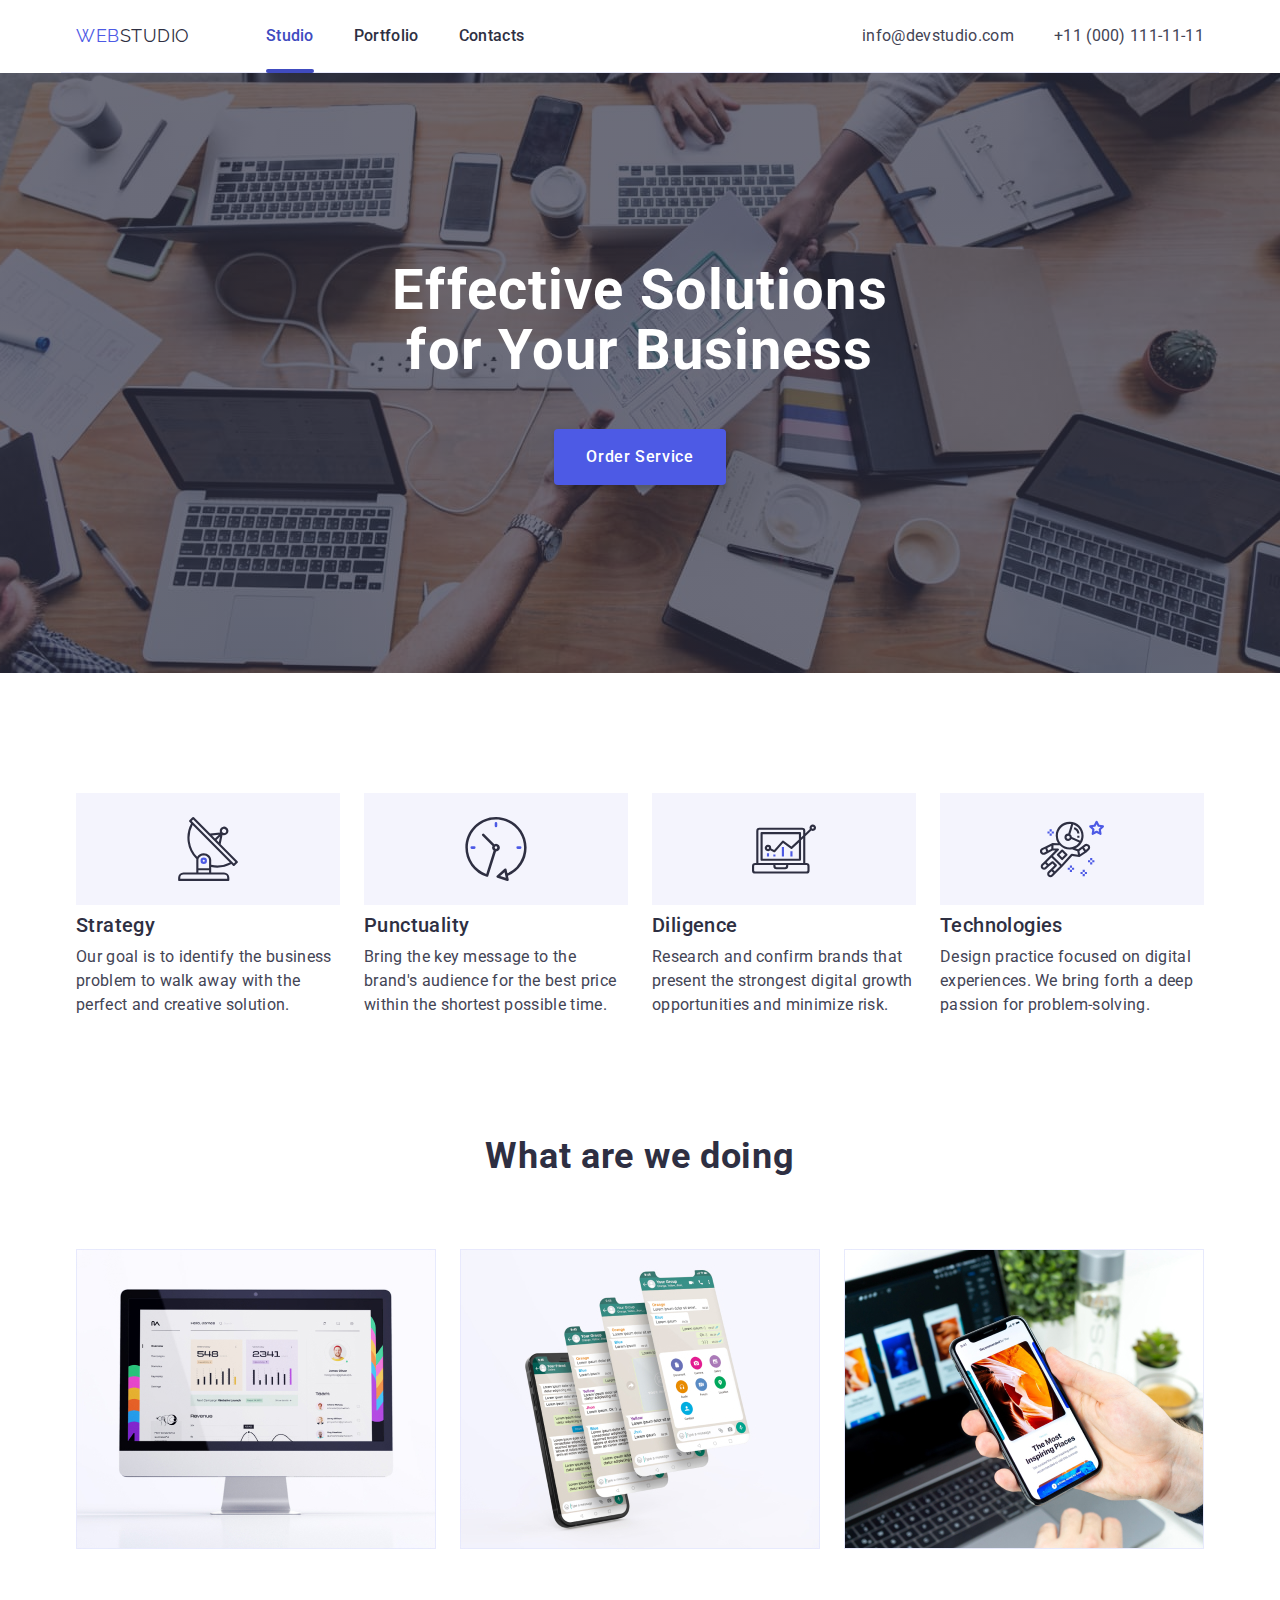
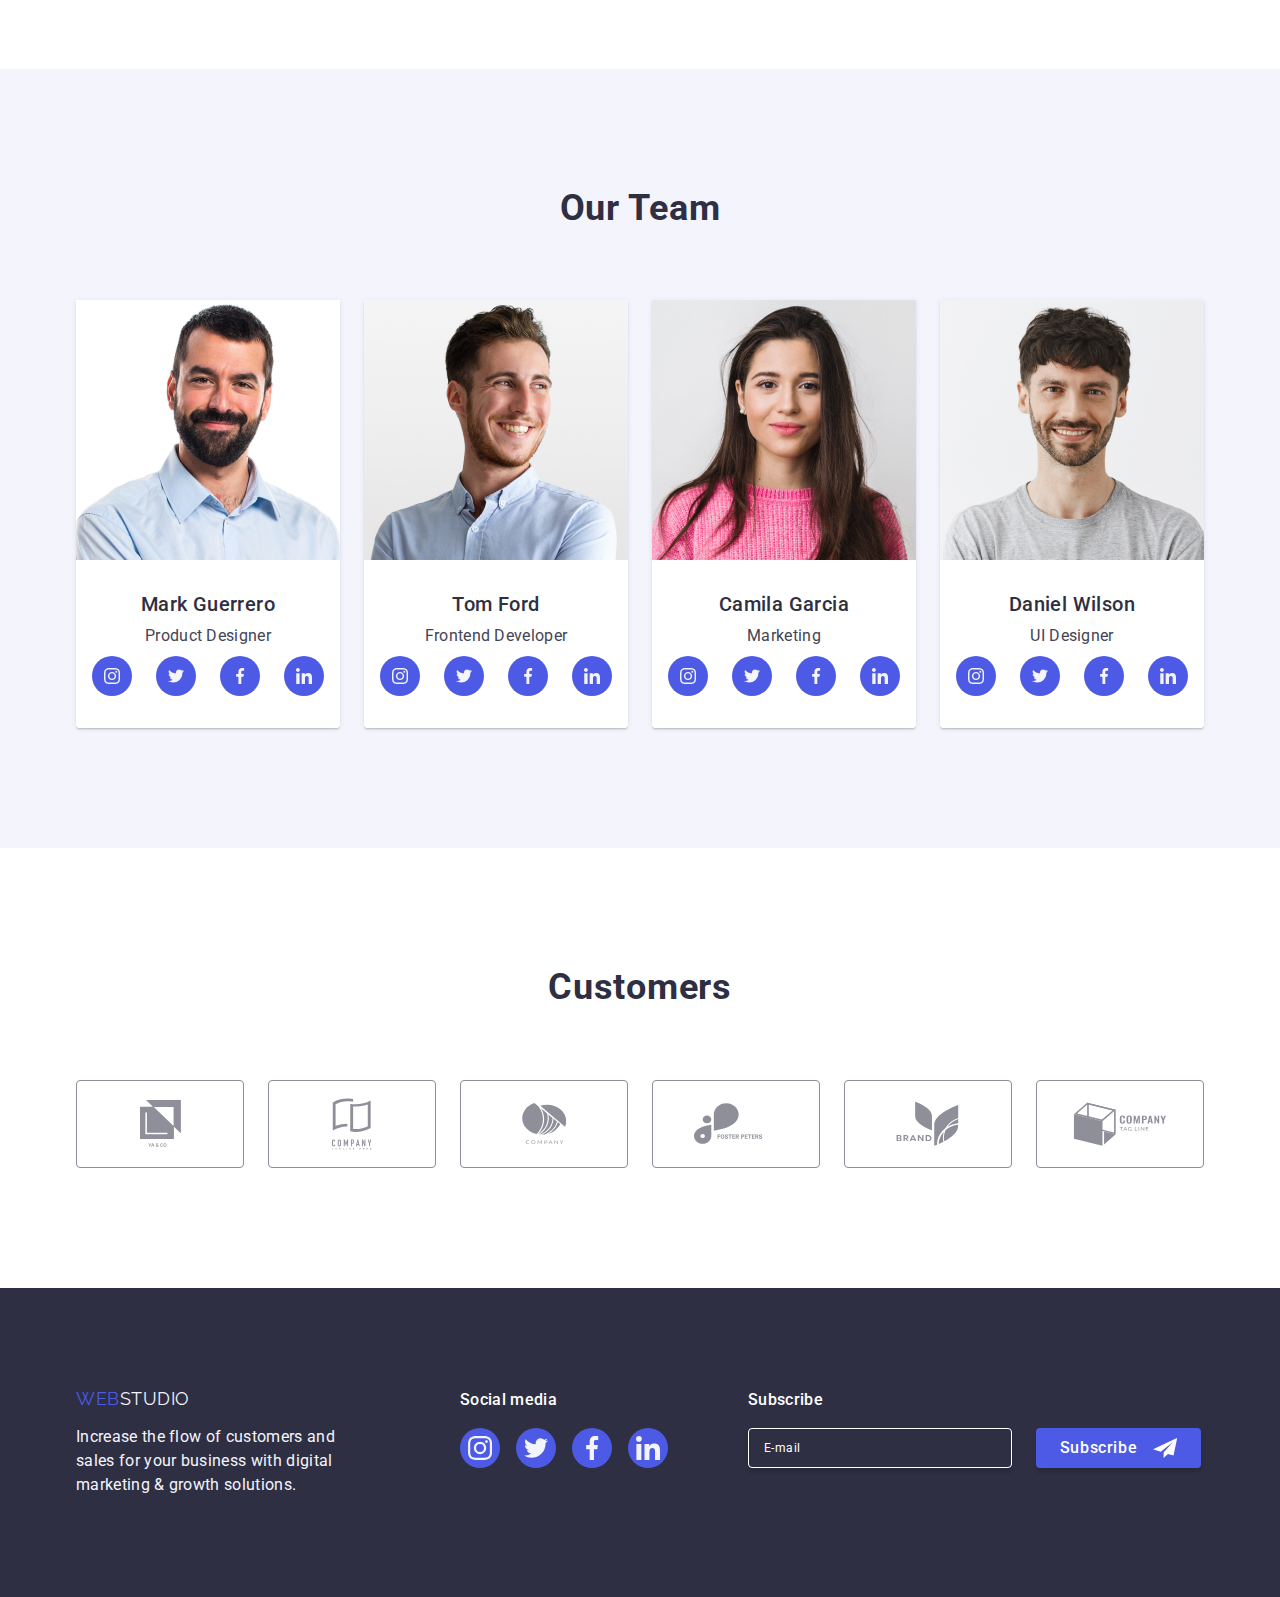
<file: index.html>
<!DOCTYPE html>
<html lang="en">
  <head>
    <meta charset="UTF-8" />
    <meta name="viewport" content="width=device-width, initial-scale=1.0" />
    <title>Document</title>

    <link rel="preconnect" href="https://fonts.googleapis.com" />
    <link rel="preconnect" href="https://fonts.gstatic.com" crossorigin />
    <link
      href="https://fonts.googleapis.com/css2?family=Raleway:wght@800&family=Roboto:wght@400;500;700&display=swap"
      rel="stylesheet"
    />

    <link
      rel="stylesheet"
      href="https://cdnjs.cloudflare.com/ajax/libs/modern-normalize/2.0.0/modern-normalize.min.css"
    />
    <link rel="stylesheet" href="./css/styles.css" />
  </head>
  <!-- Navi -->
  <body>
    <header class="page-header">
      <div class="container nav-container nav-border">
        <nav class="nav-container">
          <a href="./index.html" class="logo list"
            ><span class="logo-accent">WEB</span>STUDIO</a
          >

          <ul class="site-nav list">
            <li>
              <a href="./index.html" class="header-link current links list"
                >Studio</a
              >
              <div class="header-list-item"></div>
            </li>
            <li>
              <a href="./portfolio.html" class="header-link links list"
                >Portfolio</a
              >
            </li>
            <li><a href="/" class="header-link links list">Contacts</a></li>
          </ul>
        </nav>
        <address class="address">
          <ul class="auth-nav list">
            <li>
              <a href="mailto:info@devstudio.com" class="auth-link links list"
                >info@devstudio.com</a
              >
            </li>
            <li>
              <a href="tel:+110001111111" class="auth-link links list"
                >+11 (000) 111-11-11</a
              >
            </li>
          </ul>
        </address>
      </div>
    </header>
    <main>
      <!-- Hero -->
      <section class="hero-section">
        <div class="main-part container">
          <h1 class="hero-title">Effective Solutions for Your Business</h1>
          <button type="button" class="main-button" data-modal-open>
            Order Service
          </button>
        </div>
      </section>
      <!-- Soft skills -->
      <section>
        <div class="container">
          <h2 class="second-header hiden">soft skills</h2>
          <ul class="feature-list description-icons list">
            <li class="item">
              <div class="feature-icon">
                <svg width="64" height="64" aria-label="antenna">
                  <use href="./images/srpite.svg#icon-antenna"></use>
                </svg>
              </div>
              <h3 class="subtitle">Strategy</h3>
              <p class="section-description">
                Our goal is to identify the business problem to walk away with
                the perfect and creative solution.
              </p>
            </li>
            <li class="item">
              <div class="feature-icon">
                <svg width="64" height="64" aria-label="clock">
                  <use href="./images/srpite.svg#icon-clock"></use>
                </svg>
              </div>
              <h3 class="subtitle">Punctuality</h3>
              <p class="section-description">
                Bring the key message to the brand's audience for the best price
                within the shortest possible time.
              </p>
            </li>
            <li class="item">
              <div class="feature-icon">
                <svg width="64" height="64" aria-label="diagram">
                  <use href="./images/srpite.svg#icon-diagram"></use>
                </svg>
              </div>
              <h3 class="subtitle">Diligence</h3>
              <p class="section-description">
                Research and confirm brands that present the strongest digital
                growth opportunities and minimize risk.
              </p>
            </li>
            <li class="item">
              <div class="feature-icon">
                <svg width="64" height="64" aria-label="astronaut">
                  <use href="./images/srpite.svg#icon-astronaut"></use>
                </svg>
              </div>
              <h3 class="subtitle">Technologies</h3>
              <p class="section-description">
                Design practice focused on digital experiences. We bring forth a
                deep passion for problem-solving.
              </p>
            </li>
          </ul>
        </div>
      </section>
      <!-- What are we doing -->
      <section>
        <div class="doing container">
          <h2 class="second-header">What are we doing</h2>
          <ul class="feature-list list">
            <li>
              <img
                src="./images/section2/img1.jpg"
                alt="computer"
                width="360"
              />
            </li>
            <li>
              <img
                src="./images/section2/img2.jpg"
                alt="social network pages"
                width="360"
              />
            </li>
            <li>
              <img src="./images/section2/img3.jpg" alt="phone" width="360" />
            </li>
          </ul>
        </div>
      </section>
      <!-- Our team -->
      <section class="team-section">
        <div class="team container">
          <h2 class="second-header">Our Team</h2>
          <ul class="team-list list">
            <li class="team-card">
              <img
                src="./images/section3/mark.jpg"
                alt="photo Mark"
                width="264"
              />
              <div class="description">
                <h3 class="subtitle">Mark Guerrero</h3>
                <p class="section-description">Product Designer</p>
                <ul class="sm-list list">
                  <li class="sm">
                    <a href="#" class="sm-icon">
                      <svg
                        class="sm-picture"
                        width="16"
                        height="16"
                        aria-label="instagram"
                      >
                        <use href="./images/srpite.svg#icon-instagram"></use>
                      </svg>
                    </a>
                  </li>
                  <li class="sm">
                    <a href="#" class="sm-icon">
                      <svg
                        class="sm-picture"
                        width="16"
                        height="16"
                        aria-label="twitter"
                      >
                        <use href="./images/srpite.svg#icon-twitter"></use>
                      </svg>
                    </a>
                  </li>
                  <li class="sm">
                    <a href="#" class="sm-icon">
                      <svg
                        class="sm-picture"
                        width="16"
                        height="16"
                        aria-label="facebook"
                      >
                        <use href="./images/srpite.svg#icon-facebook"></use>
                      </svg>
                    </a>
                  </li>
                  <li class="sm">
                    <a href="#" class="sm-icon">
                      <svg
                        class="sm-picture"
                        width="16"
                        height="16"
                        aria-label="linkedin"
                      >
                        <use href="./images/srpite.svg#icon-linkedin"></use>
                      </svg>
                    </a>
                  </li>
                </ul>
              </div>
            </li>
            <li class="team-card">
              <img
                src="./images/section3/tom.jpg"
                alt="photo Tom"
                width="264"
              />
              <div class="description">
                <h3 class="subtitle">Tom Ford</h3>
                <p class="section-description">Frontend Developer</p>
                <ul class="sm-list list">
                  <li class="sm">
                    <a href="#" class="sm-icon">
                      <svg
                        class="sm-picture"
                        width="16"
                        height="16"
                        aria-label="instagram"
                      >
                        <use href="./images/srpite.svg#icon-instagram"></use>
                      </svg>
                    </a>
                  </li>
                  <li class="sm">
                    <a href="#" class="sm-icon">
                      <svg
                        class="sm-picture"
                        width="16"
                        height="16"
                        aria-label="twitter"
                      >
                        <use href="./images/srpite.svg#icon-twitter"></use>
                      </svg>
                    </a>
                  </li>
                  <li class="sm">
                    <a href="#" class="sm-icon">
                      <svg
                        class="sm-picture"
                        width="16"
                        height="16"
                        aria-label="facebook"
                      >
                        <use href="./images/srpite.svg#icon-facebook"></use>
                      </svg>
                    </a>
                  </li>
                  <li class="sm">
                    <a href="#" class="sm-icon">
                      <svg
                        class="sm-picture"
                        width="16"
                        height="16"
                        aria-label="linkedin"
                      >
                        <use href="./images/srpite.svg#icon-linkedin"></use>
                      </svg>
                    </a>
                  </li>
                </ul>
              </div>
            </li>
            <li class="team-card">
              <img
                src="./images/section3/camila.jpg"
                alt="hoto Camila"
                width="264"
              />
              <div class="description">
                <h3 class="subtitle">Camila Garcia</h3>
                <p class="section-description">Marketing</p>
                <ul class="sm-list list">
                  <li class="sm">
                    <a href="#" class="sm-icon">
                      <svg
                        class="sm-picture"
                        width="16"
                        height="16"
                        aria-label="instagram"
                      >
                        <use href="./images/srpite.svg#icon-instagram"></use>
                      </svg>
                    </a>
                  </li>
                  <li class="sm">
                    <a href="#" class="sm-icon">
                      <svg
                        class="sm-picture"
                        width="16"
                        height="16"
                        aria-label="twitter"
                      >
                        <use href="./images/srpite.svg#icon-twitter"></use>
                      </svg>
                    </a>
                  </li>
                  <li class="sm">
                    <a href="#" class="sm-icon">
                      <svg
                        class="sm-picture"
                        width="16"
                        height="16"
                        aria-label="facebook"
                      >
                        <use href="./images/srpite.svg#icon-facebook"></use>
                      </svg>
                    </a>
                  </li>
                  <li class="sm">
                    <a href="#" class="sm-icon">
                      <svg
                        class="sm-picture"
                        width="16"
                        height="16"
                        aria-label="linkedin"
                      >
                        <use href="./images/srpite.svg#icon-linkedin"></use>
                      </svg>
                    </a>
                  </li>
                </ul>
              </div>
            </li>
            <li class="team-card">
              <img
                src="./images/section3/daniel.jpg"
                alt="photo Daniel"
                width="264"
              />
              <div class="description">
                <h3 class="subtitle">Daniel Wilson</h3>
                <p class="section-description">UI Designer</p>
                <ul class="sm-list list">
                  <li class="sm">
                    <a href="#" class="sm-icon">
                      <svg
                        class="sm-picture"
                        width="16"
                        height="16"
                        aria-label="instagram"
                      >
                        <use href="./images/srpite.svg#icon-instagram"></use>
                      </svg>
                    </a>
                  </li>
                  <li class="sm">
                    <a href="#" class="sm-icon">
                      <svg
                        class="sm-picture"
                        width="16"
                        height="16"
                        aria-label="twitter"
                      >
                        <use href="./images/srpite.svg#icon-twitter"></use>
                      </svg>
                    </a>
                  </li>
                  <li class="sm">
                    <a href="#" class="sm-icon">
                      <svg
                        class="sm-picture"
                        width="16"
                        height="16"
                        aria-label="facebook"
                      >
                        <use href="./images/srpite.svg#icon-facebook"></use>
                      </svg>
                    </a>
                  </li>
                  <li class="sm">
                    <a href="#" class="sm-icon">
                      <svg
                        class="sm-picture"
                        width="16"
                        height="16"
                        aria-label="linkedin"
                      >
                        <use href="./images/srpite.svg#icon-linkedin"></use>
                      </svg>
                    </a>
                  </li>
                </ul>
              </div>
            </li>
          </ul>
        </div>
      </section>
      <section>
        <!-- Customers -->
        <div class="container">
          <h2 class="second-header">Customers</h2>
          <ul class="customers-list list">
            <li class="icon">
              <a href="#" class="customers-icon">
                <svg
                  class="customers-picture"
                  width="41"
                  height="47"
                  aria-label="client"
                >
                  <use href="./images/srpite.svg#icon-ya"></use>
                </svg>
              </a>
            </li>
            <li class="icon">
              <a href="#" class="customers-icon">
                <svg
                  class="customers-picture"
                  width="40"
                  height="52"
                  aria-label="client"
                >
                  <use href="./images/srpite.svg#icon-tagline"></use>
                </svg>
              </a>
            </li>
            <li class="icon">
              <a href="#" class="customers-icon">
                <svg
                  class="customers-picture"
                  width="44"
                  height="41"
                  aria-label="client"
                >
                  <use href="./images/srpite.svg#icon-company"></use>
                </svg>
              </a>
            </li>
            <li class="icon">
              <a href="#" class="customers-icon">
                <svg
                  class="customers-picture"
                  width="84"
                  height="41"
                  aria-label="client"
                >
                  <use href="./images/srpite.svg#icon-foster"></use>
                </svg>
              </a>
            </li>
            <li class="icon">
              <a href="#" class="customers-icon">
                <svg
                  class="customers-picture"
                  width="63"
                  height="45"
                  aria-label="client"
                >
                  <use href="./images/srpite.svg#icon-brand"></use>
                </svg>
              </a>
            </li>
            <li class="icon">
              <a href="#" class="customers-icon">
                <svg
                  class="customers-picture"
                  width="94"
                  height="44"
                  aria-label="client"
                >
                  <use href="./images/srpite.svg#icon-tag"></use>
                </svg>
              </a>
            </li>
          </ul>
        </div>
      </section>
    </main>
    <!-- footer -->
    <footer class="page-footer">
      <div class="container footer-content">
        <div class="footer-part">
          <a href="./index.html" class="logo-footer list"
            ><span class="logo-accent">WEB</span>STUDIO</a
          >
          <p class="footer-text">
            Increase the flow of customers and sales for your business with
            digital marketing & growth solutions.
          </p>
        </div>
        <div class="footer-sm">
          <p class="footer-sm-description">Social media</p>
          <ul class="footer-sm-list list">
            <li class="sm">
              <a href="#" class="footer-sm-icon">
                <svg
                  class="sm-picture"
                  width="24"
                  height="24"
                  aria-label="instagram"
                >
                  <use href="./images/srpite.svg#icon-instagram"></use>
                </svg>
              </a>
            </li>
            <li class="sm">
              <a href="#" class="footer-sm-icon">
                <svg
                  class="sm-picture"
                  width="24"
                  height="24"
                  aria-label="twitter"
                >
                  <use href="./images/srpite.svg#icon-twitter"></use>
                </svg>
              </a>
            </li>
            <li class="sm">
              <a href="#" class="footer-sm-icon">
                <svg
                  class="sm-picture"
                  width="24"
                  height="24"
                  aria-label="facebook"
                >
                  <use href="./images/srpite.svg#icon-facebook"></use>
                </svg>
              </a>
            </li>
            <li class="sm">
              <a href="#" class="footer-sm-icon">
                <svg
                  class="sm-picture"
                  width="24"
                  height="24"
                  aria-label="linkedin"
                >
                  <use href="./images/srpite.svg#icon-linkedin"></use>
                </svg>
              </a>
            </li>
          </ul>
        </div>
        <div>
          <p class="footer-sm-description">Subscribe</p>
          <form class="footer-form">
            <input
              type="email"
              name="email"
              id="subscribe-email"
              class="subscribe-email"
              placeholder=" "
              autocomplete="on"
            />
            <label class="subscribe-label" for="subscribe-email">
              E-mail
            </label>
            <button type="submit" class="subscribe-button">
              Subscribe
              <svg
                class="subscribe-svg"
                width="24"
                height="24"
                aria-label="send-icon"
              >
                <use href="./images/srpite.svg#icon-send"></use>
              </svg>
            </button>
          </form>
        </div>
      </div>
    </footer>
    <!-- Modal window -->
    <div class="backdrop is-hidden" data-modal>
      <div class="modal">
        <button type="button" class="modal-close" data-modal-close>
          <svg
            class="modal-close-icon"
            width="8"
            height="8"
            aria-label="close-icon"
          >
            <use href="./images/srpite.svg#icon-close"></use>
          </svg>
        </button>
        <p class="modal-description">
          Leave your contacts and we will call you back
        </p>
        <form class="callback-form">
          <div class="form-field">
            <label class="form-label" for="username"> Name </label>
            <div class="field">
              <input
                type="text"
                name="username"
                class="form-input"
                id="username"
                minlength="3"
                pattern="[a-zA-Zа-яА-ЯіІїЇєЄ']+"
                autocomplete="off"
              />
              <span class="span-icon">
                <svg
                  class="input-icon"
                  width="12"
                  height="12"
                  aria-label="person"
                >
                  <use href="./images/srpite.svg#icon-person"></use>
                </svg>
              </span>
            </div>
          </div>
          <div class="form-field">
            <label class="form-label" for="userphone"> Phone </label>
            <div class="field">
              <input
                type="tel"
                name="phone"
                class="form-input"
                id="userphone"
                pattern="[0-9]{3}-[0-9]{3}-[0-9]{2}-[0-9]{2}"
                title="xxx-xxx-xx-xx"
                autocomplete="off"
              />

              <span class="span-icon">
                <svg
                  class="input-icon"
                  width="13"
                  height="13"
                  aria-label="phone"
                >
                  <use href="./images/srpite.svg#icon-phone"></use>
                </svg>
              </span>
            </div>
          </div>
          <div class="form-field">
            <label class="form-label" for="usermail"> Email </label>
            <div class="field">
              <input
                type="email"
                name="email"
                class="form-input"
                id="usermail"
                autocomplete="on"
              />
              <span class="span-icon">
                <svg
                  class="input-icon"
                  width="15"
                  height="12"
                  aria-label="email"
                >
                  <use href="./images/srpite.svg#icon-email"></use>
                </svg>
              </span>
            </div>
          </div>
          <div class="form-field">
            <label class="form-label" for="comment"> Comment </label>
            <textarea
              name="comment"
              class="textarea"
              id="comment"
              placeholder="Text input"
            ></textarea>
          </div>
          <div class="checkbox-field">
            <label class="checkbox-text">
              <input type="checkbox" name="accept" class="checkbox" />
              <span class="span-svg">
                <svg
                  class="icon-click"
                  width="16"
                  height="16"
                  aria-label="accept"
                >
                  <use href="./images/srpite.svg#icon-click"></use>
                </svg>
              </span>
              I accept the terms and conditions of the
              <a href="" class="policy-link">Privacy Policy</a>
            </label>
          </div>
          <button type="submit" class="main-button submit-button">Send</button>
        </form>
      </div>
    </div>
    <script src="./js/modal.js"></script>
  </body>
</html>
</file>
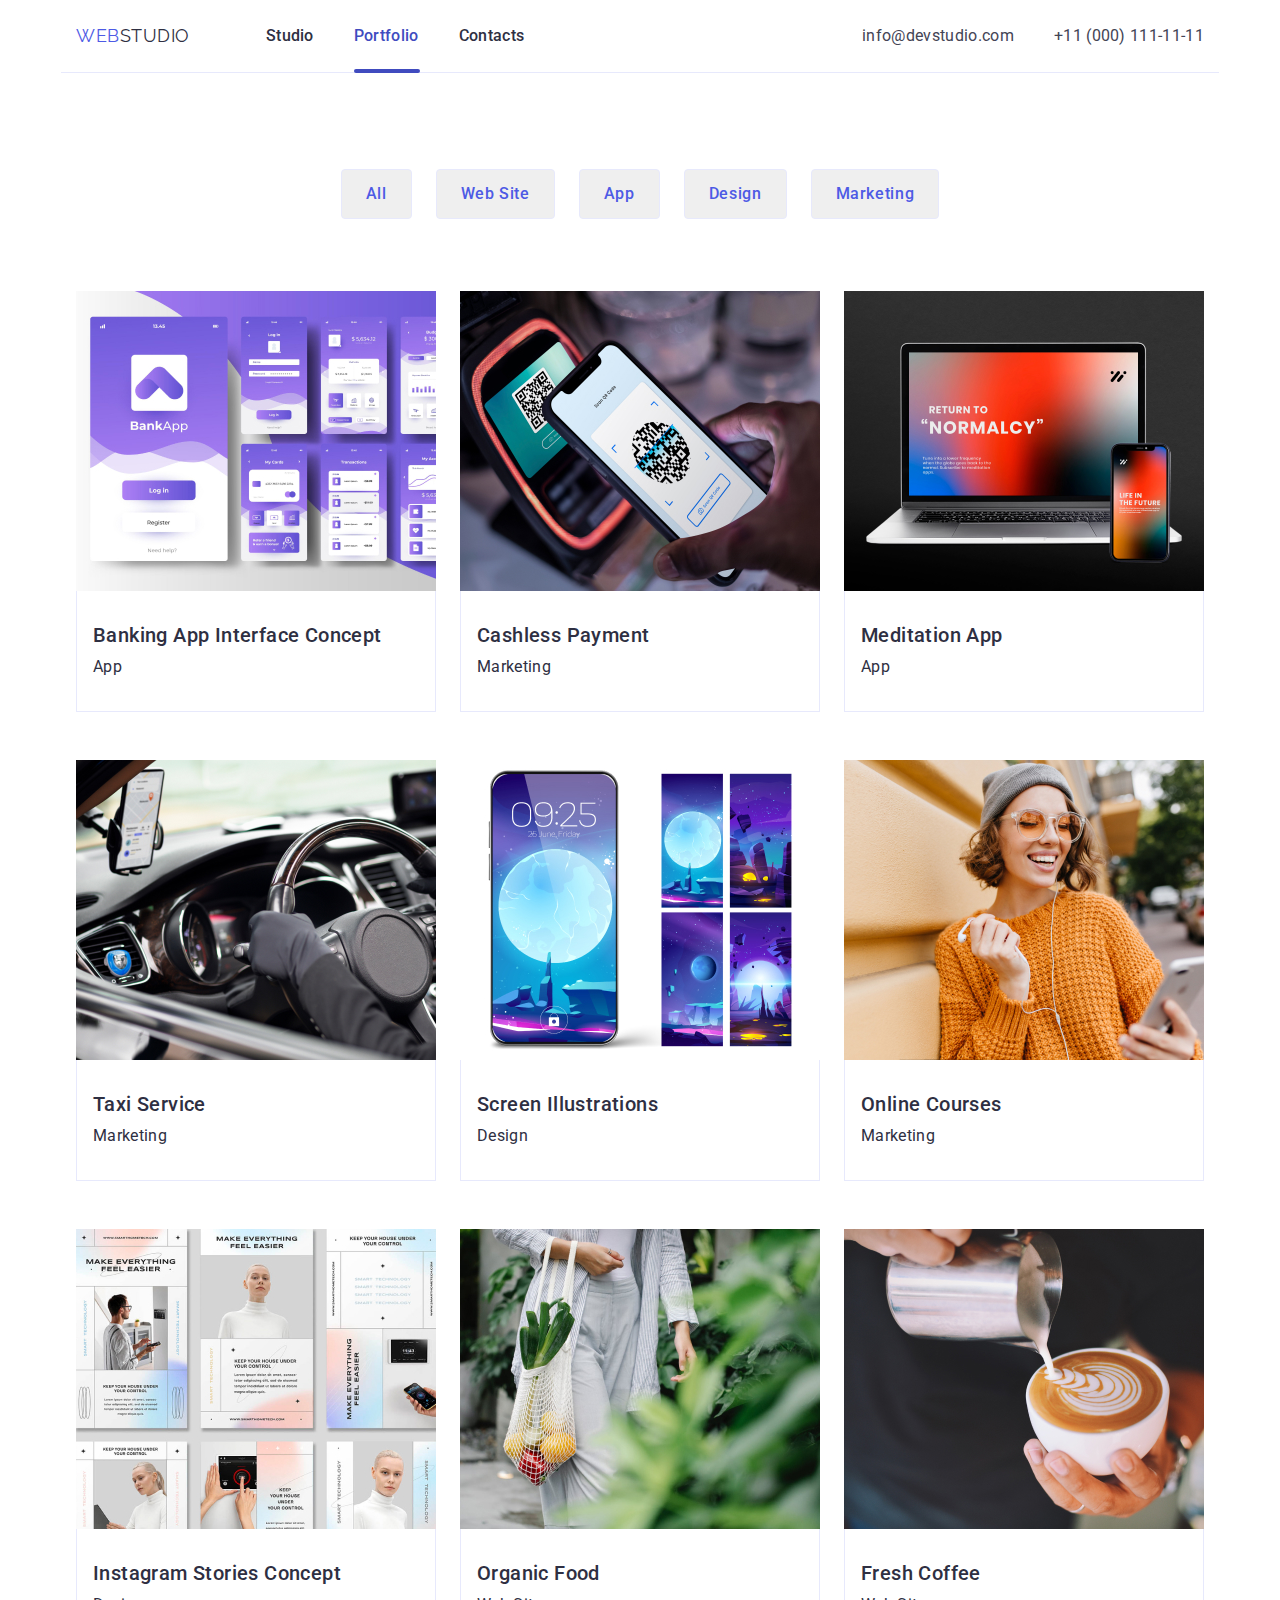
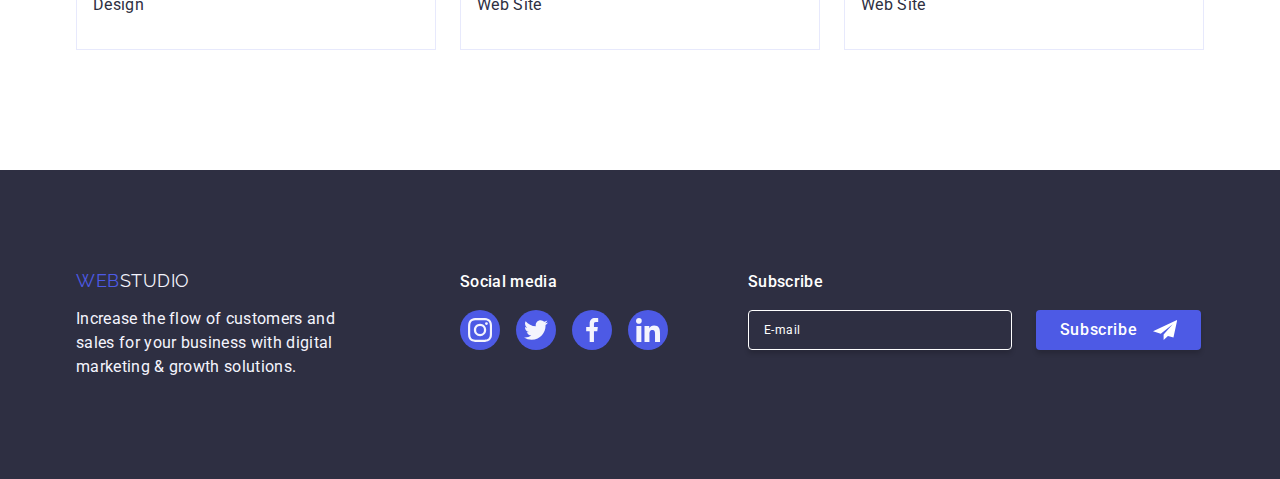
<file: portfolio.html>
<!DOCTYPE html>
<html lang="en">
  <head>
    <meta charset="UTF-8" />
    <meta name="viewport" content="width=device-width, initial-scale=1.0" />
    <title>Document</title>

    <link rel="preconnect" href="https://fonts.googleapis.com" />
    <link rel="preconnect" href="https://fonts.gstatic.com" crossorigin />
    <link
      href="https://fonts.googleapis.com/css2?family=Raleway:wght@800&family=Roboto:wght@400;500;700&display=swap"
      rel="stylesheet"
    />
    <link
      rel="stylesheet"
      href="https://cdnjs.cloudflare.com/ajax/libs/modern-normalize/2.0.0/modern-normalize.min.css"
    />
    <link rel="stylesheet" href="./css/styles.css" />
  </head>
  <body>
    <header class="page-header">
      <div class="container nav-container nav-border">
        <nav class="nav-container">
          <a href="./index.html" class="logo list"
            ><span class="logo-accent">WEB</span>STUDIO</a
          >

          <ul class="site-nav list">
            <li>
              <a href="./index.html" class="header-link links list">Studio</a>
            </li>
            <li>
              <a
                href="./portfolio.html"
                class="header-link current-portfolio links list"
                >Portfolio</a
              >
            </li>
            <li><a href="/" class="header-link links list">Contacts</a></li>
          </ul>
        </nav>
        <address class="address">
          <ul class="auth-nav list">
            <li>
              <a href="mailto:info@devstudio.com" class="auth-link links list"
                >info@devstudio.com</a
              >
            </li>
            <li>
              <a href="tel:+110001111111" class="auth-link links list"
                >+11 (000) 111-11-11</a
              >
            </li>
          </ul>
        </address>
      </div>
    </header>
    <main>
      <!-- Hero -->
      <h1 class="hiden">Portfolio</h1>
      <section class="section">
        <div class="container">
          <ul class="filter list">
            <li><button type="button" class="button links">All</button></li>
            <li>
              <button type="button" class="button links">Web Site</button>
            </li>
            <li><button type="button" class="button links">App</button></li>
            <li><button type="button" class="button links">Design</button></li>
            <li>
              <button type="button" class="button links">Marketing</button>
            </li>
          </ul>
          <!-- Protfolio pictures -->
          <ul class="examples list">
            <li class="examples-card">
              <a href="" class="link-overlay list">
                <div class="card-box">
                  <img
                    src="./images/portfolio/img1.jpg"
                    alt="Interface Concept"
                    width="360"
                  />
                  <div class="card-overlay">
                    <p class="overlay-text">
                      14 Stylish and User-Friendly App Design Concepts · Task
                      Manager App · Calorie Tracker App · Exotic Fruit Ecommerce
                      App · Cloud Storage App
                    </p>
                  </div>
                </div>
                <div class="description-portfolio">
                  <h2 class="second-header-portfolio">
                    Banking App Interface Concept
                  </h2>
                  <p class="section-description">App</p>
                </div>
              </a>
            </li>
            <li class="examples-card">
              <a href="" class="link-overlay list">
                <div class="card-box">
                  <img
                    src="./images/portfolio/img2.jpg"
                    alt="Payment"
                    width="360"
                  />
                  <div class="card-overlay">
                    <p class="overlay-text">
                      14 Stylish and User-Friendly App Design Concepts · Task
                      Manager App · Calorie Tracker App · Exotic Fruit Ecommerce
                      App · Cloud Storage App
                    </p>
                  </div>
                </div>
                <div class="description-portfolio">
                  <h2 class="second-header-portfolio">Cashless Payment</h2>
                  <p class="section-description">Marketing</p>
                </div>
              </a>
            </li>
            <li class="examples-card">
              <a href="" class="link-overlay list">
                <div class="card-box">
                  <img
                    src="./images/portfolio/img3.jpg"
                    alt="Veditation app"
                    width="360"
                  />
                  <div class="card-overlay">
                    <p class="overlay-text">
                      14 Stylish and User-Friendly App Design Concepts · Task
                      Manager App · Calorie Tracker App · Exotic Fruit Ecommerce
                      App · Cloud Storage App
                    </p>
                  </div>
                </div>
                <div class="description-portfolio">
                  <h2 class="second-header-portfolio">Meditation App</h2>
                  <p class="section-description">App</p>
                </div>
              </a>
            </li>
            <li class="examples-card">
              <a href="" class="link-overlay list">
                <div class="card-box">
                  <img
                    src="./images/portfolio/img4.jpg"
                    alt="taxi service"
                    width="360"
                  />
                  <div class="card-overlay">
                    <p class="overlay-text">
                      14 Stylish and User-Friendly App Design Concepts · Task
                      Manager App · Calorie Tracker App · Exotic Fruit Ecommerce
                      App · Cloud Storage App
                    </p>
                  </div>
                </div>
                <div class="description-portfolio">
                  <h2 class="second-header-portfolio">Taxi Service</h2>
                  <p class="section-description">Marketing</p>
                </div>
              </a>
            </li>
            <li class="examples-card">
              <a href="" class="link-overlay list">
                <div class="card-box">
                  <img
                    src="./images/portfolio/img5.jpg"
                    alt="Illustrations"
                    width="360"
                  />
                  <div class="card-overlay">
                    <p class="overlay-text">
                      14 Stylish and User-Friendly App Design Concepts · Task
                      Manager App · Calorie Tracker App · Exotic Fruit Ecommerce
                      App · Cloud Storage App
                    </p>
                  </div>
                </div>
                <div class="description-portfolio">
                  <h2 class="second-header-portfolio">Screen Illustrations</h2>
                  <p class="section-description">Design</p>
                </div>
              </a>
            </li>
            <li class="examples-card">
              <a href="" class="link-overlay list">
                <div class="card-box">
                  <img
                    src="./images/portfolio/img6.jpg"
                    alt="courses"
                    width="360"
                  />
                  <div class="card-overlay">
                    <p class="overlay-text">
                      14 Stylish and User-Friendly App Design Concepts · Task
                      Manager App · Calorie Tracker App · Exotic Fruit Ecommerce
                      App · Cloud Storage App
                    </p>
                  </div>
                </div>
                <div class="description-portfolio">
                  <h2 class="second-header-portfolio">Online Courses</h2>
                  <p class="section-description">Marketing</p>
                </div>
              </a>
            </li>
            <li class="examples-card">
              <a href="" class="link-overlay list">
                <div class="card-box">
                  <img
                    src="./images/portfolio/img7.jpg"
                    alt="instagram"
                    width="360"
                  />
                  <div class="card-overlay">
                    <p class="overlay-text">
                      14 Stylish and User-Friendly App Design Concepts · Task
                      Manager App · Calorie Tracker App · Exotic Fruit Ecommerce
                      App · Cloud Storage App
                    </p>
                  </div>
                </div>
                <div class="description-portfolio">
                  <h2 class="second-header-portfolio">
                    Instagram Stories Concept
                  </h2>
                  <p class="section-description">Design</p>
                </div>
              </a>
            </li>
            <li class="examples-card">
              <a href="" class="link-overlay list">
                <div class="card-box">
                  <img
                    src="./images/portfolio/img8.jpg"
                    alt="organic food"
                    width="360"
                  />
                  <div class="card-overlay">
                    <p class="overlay-text">
                      14 Stylish and User-Friendly App Design Concepts · Task
                      Manager App · Calorie Tracker App · Exotic Fruit Ecommerce
                      App · Cloud Storage App
                    </p>
                  </div>
                </div>
                <div class="description-portfolio">
                  <h2 class="second-header-portfolio">Organic Food</h2>
                  <p class="section-description">Web Site</p>
                </div>
              </a>
            </li>
            <li class="examples-card">
              <a href="" class="link-overlay list">
                <div class="card-box">
                  <img
                    src="./images/portfolio/img9.jpg"
                    alt="coffee"
                    width="360"
                  />
                  <div class="card-overlay">
                    <p class="overlay-text">
                      14 Stylish and User-Friendly App Design Concepts · Task
                      Manager App · Calorie Tracker App · Exotic Fruit Ecommerce
                      App · Cloud Storage App
                    </p>
                  </div>
                </div>
                <div class="description-portfolio">
                  <h2 class="second-header-portfolio">Fresh Coffee</h2>
                  <p class="section-description">Web Site</p>
                </div>
              </a>
            </li>
          </ul>
        </div>
      </section>
    </main>
    <!-- footer -->
    <footer class="page-footer">
      <div class="container footer-content">
        <div class="footer-part">
          <a href="./index.html" class="logo-footer list"
            ><span class="logo-accent">WEB</span>STUDIO</a
          >
          <p class="footer-text">
            Increase the flow of customers and sales for your business with
            digital marketing & growth solutions.
          </p>
        </div>
        <div class="footer-sm">
          <p class="footer-sm-description">Social media</p>
          <ul class="footer-sm-list list">
            <li class="sm">
              <a href="#" class="footer-sm-icon">
                <svg
                  class="sm-picture"
                  width="24"
                  height="24"
                  aria-label="instagram"
                >
                  <use href="./images/srpite.svg#icon-instagram"></use>
                </svg>
              </a>
            </li>
            <li class="sm">
              <a href="#" class="footer-sm-icon">
                <svg
                  class="sm-picture"
                  width="24"
                  height="24"
                  aria-label="twitter"
                >
                  <use href="./images/srpite.svg#icon-twitter"></use>
                </svg>
              </a>
            </li>
            <li class="sm">
              <a href="#" class="footer-sm-icon">
                <svg
                  class="sm-picture"
                  width="24"
                  height="24"
                  aria-label="facebook"
                >
                  <use href="./images/srpite.svg#icon-facebook"></use>
                </svg>
              </a>
            </li>
            <li class="sm">
              <a href="#" class="footer-sm-icon">
                <svg
                  class="sm-picture"
                  width="24"
                  height="24"
                  aria-label="linkedin"
                >
                  <use href="./images/srpite.svg#icon-linkedin"></use>
                </svg>
              </a>
            </li>
          </ul>
        </div>
        <div>
          <p class="footer-sm-description">Subscribe</p>
          <form class="footer-form">
            <input
              type="email"
              name="email"
              id="subscribe-email"
              class="subscribe-email"
              placeholder=" "
              autocomplete="on"
            />
            <label class="subscribe-label" for="subscribe-email">
              E-mail
            </label>
            <button type="submit" class="subscribe-button">
              Subscribe
              <svg
                class="subscribe-svg"
                width="24"
                height="24"
                aria-label="send-icon"
              >
                <use href="./images/srpite.svg#icon-send"></use>
              </svg>
            </button>
          </form>
        </div>
      </div>
    </footer>
  </body>
</html>
</file>
<file: css/styles.css>
/* text colors */

/* body color  #434455;
headers color #2E2F42;
accent #404BBF;
links #4D5AE5;
white #FFFFFF;
light mode backgrounds #F4F4FD;

*/

:root {
  --primary-text-color: #434455;
  --headers-color: #2e2f42;
  --accent-color: #404bbf;
  --links-color: #4d5ae5;
  --light-mode-color: #f4f4fd;
}

body {
  color: var(--primary-text-color);
  background-color: #ffffff;
  font-family: Roboto, sans-serif;
  /* letter-spacing: 0.02em; */
}

img {
  display: block;
}

button {
  cursor: pointer;
}

.list {
  padding: 0;
  margin: 0;
  list-style: none;
  text-decoration: none;
}

h1,
h2,
h3,
h4,
h5,
h6,
p {
  margin-top: 0;
  margin-bottom: 0;
}

.hiden {
  position: absolute;
  width: 1px;
  height: 1px;
  margin: -1px;
  border: 0;
  padding: 0;
  white-space: nowrap;
  clip-path: inset(100%);
}

.logo {
  margin-right: 76px;
  color: #2e2f42;
  font-family: Raleway, sans-serif;
  letter-spacing: 0.03em;
  font-size: 18px;
  line-height: 1.17;
}

.logo-footer {
  /* margin-right: 76px; */
  color: var(--light-mode-color);
  font-family: Raleway, sans-serif;
  letter-spacing: 0.03em;
  font-size: 18px;
  line-height: 1.17;
}

/* PAGE HEADER */

/* Site nav */

.nav-container {
  display: flex;
  align-items: center;
}

.nav-border {
  border-bottom: 1px solid #e7e9fc;
}

.site-nav {
  display: flex;
  gap: 40px;
  font-size: 16px;
  font-weight: 500;
  line-height: 1.5;
  letter-spacing: 0.02em;
}

/* .site-nav .item:not(:last-child) {
  margin-right: 40px;
} */

.auth-nav {
  display: flex;
  gap: 40px;
  font-size: 16px;
  font-style: normal;
  line-height: 1.5;
  letter-spacing: 0.02em;
}
.address {
  margin-left: auto;
}

/* .auth-nav .item:not(:last-child) {
  margin-right: 40px;
} */

/* Headers links colors*/

.site-nav .links {
  display: block;
  padding-top: 24px;
  padding-bottom: 24px;
}

.auth-nav .links {
  color: var(--primary-text-color);
}
/* Button */

.main-button {
  display: block;
  min-width: 169px;
  min-height: 56px;
  margin-left: auto;
  margin-right: auto;
  border: none;
  border-radius: 4px;
  padding: 16px 32px;
  color: #ffffff;
  background-color: var(--links-color);
  font-family: inherit;
  font-size: 16px;
  font-weight: 500;
  line-height: 1.5;
  letter-spacing: 0.04em;
  box-shadow: 0px 4px 4px 0px rgba(0, 0, 0, 0.15);

  transition: background-color 250ms cubic-bezier(0.4, 0, 0.2, 1);
}

.main-button:hover,
.main-button:focus {
  background-color: var(--accent-color);
}

.links {
  color: #f4f4fd;
  font-size: 16px;
  line-height: 1.5;
}
.logo-accent {
  color: var(--links-color);
}

.header-link {
  color: var(--headers-color);
  transition: color 250ms cubic-bezier(0.4, 0, 0.2, 1);
}

.auth-link {
  transition: color 250ms cubic-bezier(0.4, 0, 0.2, 1);
}

.current {
  position: relative;
  color: var(--accent-color);
}

.current::after {
  content: "";
  position: absolute;
  left: 0;
  bottom: -1px;
  background-color: var(--accent-color);
  width: 48px;
  height: 4px;
  border-radius: 2px;
}

.current-portfolio {
  position: relative;
  color: var(--accent-color);
}

.current-portfolio::after {
  content: "";
  position: absolute;
  left: 0;
  bottom: -1px;
  background-color: var(--accent-color);
  width: 66px;
  height: 4px;
  border-radius: 2px;
}

/* hover/focus */

.header-link:hover,
.header-link:focus {
  color: var(--accent-color);
}

.auth-link:hover,
.auth-link:focus {
  color: var(--accent-color);
}

/* .header-link::after {
  display: block;
  content:"";
    background-color: var(--accent-color);
    width: 48px;
    height: 4px;
    border-radius: 2px;
} */

/* .header-list-item {
display: block;
background-color: var(--accent-color);
width: 48px;
height: 4px;
border-radius: 2px;
} */

.button:hover,
.button:focus {
  color: #ffffff;
  background-color: var(--accent-color);
  border: 1px solid var(--accent-color);
  border-radius: 4px;
  box-shadow: 0px 2px 2px 0px rgba(0, 0, 0, 0.12),
    0px 2px 1px 0px rgba(0, 0, 0, 0.08), 0px 3px 1px 0px rgba(0, 0, 0, 0.1);
}

/* hero */

.hero-title {
  margin-left: auto;
  margin-right: auto;
  text-align: center;
  color: #fff;
  /* margin-top: 0; */
  margin-bottom: 48px;
  max-width: 496px;
  font-size: 56px;
  font-weight: 700;
  line-height: 1.07;
  letter-spacing: 0.02em;
}

.main-part {
  padding-top: 188px;
  padding-bottom: 188px;
}

.hero-section {
  max-width: 1440px;
  height: 600px;
  background-color: var(--headers-color);
  background-image: linear-gradient(
      rgba(46, 47, 66, 0.7),
      rgba(46, 47, 66, 0.7)
    ),
    url(../images/hero/people-office-optimized.jpg);
  background-repeat: no-repeat;
  background-position: center;
  background-size: cover;
  margin-right: auto;
  margin-left: auto;
}

/* H2 */

.feature-list {
  display: flex;
  gap: 24px;
  justify-content: center;
}

.team-list {
  display: flex;
  gap: 24px;
  justify-content: center;
}

.customers-list {
  display: flex;
  gap: 24px;
  justify-content: center;
  padding-bottom: 120px;
}

.sm-list {
  display: flex;
  gap: 24px;
  justify-content: center;
  margin-top: 8px;
}

.team-card {
  width: calc((100% - 72px) / 4);
  background-color: #fff;
  border-radius: 0px 0px 4px 4px;
  box-shadow: 0px 2px 1px 0px rgba(46, 47, 66, 0.08),
    0px 1px 1px 0px rgba(46, 47, 66, 0.16),
    0px 1px 6px 0px rgba(46, 47, 66, 0.08);
  border-top: none;
}

.item {
  width: calc((100% - 72px) / 4);
}

.icon {
  width: calc((100% - 120px) / 6);
}

/* .sm-list.sm {
  width: calc((100% - 72px) / 4);
} */

.second-header {
  padding-top: 120px;
  margin-bottom: 72px;
  text-align: center;
  color: var(--headers-color);
  font-size: 36px;
  font-weight: 700;
  line-height: 1.1;
  letter-spacing: 0.02em;
}

.description-icons {
  padding-top: 120px;
}

.team {
  /* background-color: var(--light-mode-color); */
  padding-bottom: 120px;
}

.team-section {
  background-color: var(--light-mode-color);
}

.doing {
  padding-bottom: 120px;
}
/* H3 */

.subtitle {
  margin-bottom: 8px;
  color: var(--headers-color);
  font-size: 20px;
  font-weight: 500;
  line-height: 1.2;
  letter-spacing: 0.02em;
}

.description {
  background-color: #fff;
  padding-top: 32px;
  padding-bottom: 32px;
  text-align: center;
  border-radius: 0px 0px 4px 4px;
  border-top: none;
}

.description-portfolio {
  padding-right: 16px;
  padding-left: 16px;
  padding-top: 32px;
  padding-bottom: 32px;
  background-color: #fff;
  border: 1px solid #e7e9fc;
  border-top: none;
}

/* !!!!svg!!! */

.feature-icon {
  display: flex;
  width: 264px;
  height: 112px;
  align-items: center;
  justify-content: center;
  background-color: var(--light-mode-color);
  margin-bottom: 8px;
}

.customers-icon {
  display: flex;
  width: 168px;
  height: 88px;
  align-items: center;
  justify-content: center;
  border: 1px solid #8e8f99;
  border-radius: 4px;
  transition: border-color 250ms cubic-bezier(0.4, 0, 0.2, 1);
}

.customers-picture {
  fill: #8e8f99;
  transition: fill 250ms cubic-bezier(0.4, 0, 0.2, 1);
}

.customers-icon:hover,
.customers-icon:focus {
  border: 1px solid var(--accent-color);
}

.customers-icon:hover .customers-picture,
.customers-icon:focus .customers-picture {
  fill: var(--accent-color);
}

.sm-icon {
  display: flex;
  width: 40px;
  height: 40px;
  align-items: center;
  justify-content: center;
  background-color: var(--links-color);
  border-radius: 50%;
  transition: background-color 250ms cubic-bezier(0.4, 0, 0.2, 1);
}

.sm-icon:hover,
.sm-icon:focus {
  background-color: var(--accent-color);
}

.sm-picture {
  fill: var(--light-mode-color);
}

/* H2 portfolio */

.filter {
  display: flex;
  gap: 24px;
  justify-content: center;
  padding-top: 96px;
  margin-bottom: 72px;
}

.button {
  display: block;
  border: 1px solid #e7e9fc;
  border-radius: 4px;
  padding: 12px 24px;
  color: var(--links-color);
  font-family: inherit;
  font-size: 16px;
  font-weight: 500;
  line-height: 1.5;
  letter-spacing: 0.04em;
}

.examples {
  display: flex;
  flex-wrap: wrap;
  column-gap: 24px;
  row-gap: 48px;
  padding-bottom: 120px;
}

.examples-card {
  width: calc((100% - 48px) / 3);
  transition: box-shadow 250ms cubic-bezier(0.4, 0, 0.2, 1);
}

.card-box {
  position: relative;
  overflow: hidden;
  margin: 0;
  border: none;
  /* width: 360px;
  height: 300px; */
}

.card-overlay {
  position: absolute;
  bottom: 0;
  left: 0;
  width: 100%;
  height: 100%;
  background-color: var(--links-color);
  transform: translatey(100%);
  transition: transform 250ms cubic-bezier(0.4, 0, 0.2, 1);
}

/* .card-box:hover .card-overlay {
  transform: translatey(0);
} */

.link-overlay {
  display: block;
}

.link-overlay:visited {
  color: var(--headers-color);
}

/* .link-overlay:hover {
    box-shadow: 0px 2px 1px 0px rgba(46, 47, 66, 0.08),
      0px 1px 1px 0px rgba(46, 47, 66, 0.16),
      0px 1px 6px 0px rgba(46, 47, 66, 0.08);

      transform: translateY(0);
} */

.examples-card:hover,
.examples-card:focus {
  box-shadow: 0px 2px 1px 0px rgba(46, 47, 66, 0.08),
    0px 1px 1px 0px rgba(46, 47, 66, 0.16),
    0px 1px 6px 0px rgba(46, 47, 66, 0.08);
}
.link-overlay:hover .card-overlay,
.link-overlay:focus .card-overlay {
  transform: translate(0%);
}

.second-header-portfolio {
  margin-bottom: 8px;
  font-size: 20px;
  font-weight: 500;
  line-height: 1.2;
  letter-spacing: 0.02em;
}

.overlay-text {
  /* width: 296px; */
  font-size: 16px;
  padding-left: 32px;
  padding-right: 32px;
  padding-top: 40px;

  color: var(--light-mode-color);
  line-height: 1.5;
  letter-spacing: 0.02em;
}

/* P */

.section-description {
  font-size: 16px;
  line-height: 1.5;
  letter-spacing: 0.02em;
}

/* Container */

.container {
  width: 1158px;
  padding-left: 15px;
  padding-right: 15px;
  margin: 0 auto;
}

/* Footer */

.page-footer {
  background-color: #2e2f42;
}

.footer-part {
  /* display: flex; */
  /* width: 264px; */
  /* height: 112px; */
  margin-right: 120px;
  /* padding-top: 100px;
  padding-bottom: 100px; */
}

.footer-text {
  width: 264px;
  color: var(--light-mode-color);
  margin-top: 16px;
  line-height: 1.5;
  letter-spacing: 0.02em;
}

.footer-sm {
  margin-right: 80px;
}

.footer-content {
  display: flex;
  padding-top: 100px;
  padding-bottom: 100px;
}

.footer-sm-list {
  display: flex;
  gap: 16px;
}

.footer-sm-description {
  margin-bottom: 16px;
  font-size: 16px;
  font-weight: 500;
  line-height: 1.5;
  letter-spacing: 0.02em;
  color: #fff;
}

/* .footer-description {
  width: 264px;
  height: 112px;
} */

/* .footer-sm-list.sm {
  width: calc((100% - 48px) / 4);
} */

.footer-sm-icon {
  display: flex;
  width: 40px;
  height: 40px;
  align-items: center;
  justify-content: center;
  fill: var(--light-mode-color);
  background-color: var(--links-color);
  border-radius: 50%;
  transition: background-color 250ms cubic-bezier(0.4, 0, 0.2, 1);
}

.footer-sm-icon:hover,
.footer-sm-icon:focus {
  background-color: #31d0aa;
}

.footer-form {
  position: relative;
  display: flex;
  gap: 24px;
}

/* .footer-form-container {
  position: relative;
} */

/* .footer-form-container:focus-within .subscribe-label {
  visibility: hidden;
} */

.subscribe-label {
  position: absolute;
  font-size: 12px;
  font-weight: 400;
  line-height: 2;
  letter-spacing: 0.04em;
  color: #fff;
  top: 50%;
  left: 16px;
  transform: translateY(-50%);
}

.subscribe-email:not(:placeholder-shown) + .subscribe-label {
  visibility: hidden;
}

.footer-form:focus-within > .subscribe-label {
  visibility: hidden;
}


.subscribe-email {
  width: 264px;
  height: 40px;
  padding-top: 11px;
  padding-bottom: 11px;
  padding-left: 16px;
  outline: none;
  background-color: transparent;
  font-size: 12px;
  font-weight: 400;
  line-height: 2;
  letter-spacing: 0.04em;
  color: #fff;
  border: 1px solid #fff;
  border-radius: 4px;
  box-shadow: 0px 4px 4px 0px rgba(0, 0, 0, 0.15);
}

.subscribe-button {
  display: flex;
  gap: 16px;
  justify-content: center;
  align-items: center;
  min-width: 165px;
  height: 40px;
  padding: 0;
  border: none;
  border-radius: 4px;
  color: #ffffff;
  background-color: var(--links-color);
  font-family: inherit;
  font-size: 16px;
  font-weight: 500;
  line-height: 1.5;
  letter-spacing: 0.04em;
  box-shadow: 0px 4px 4px 0px rgba(0, 0, 0, 0.15);

  transition: background-color 250ms cubic-bezier(0.4, 0, 0.2, 1);
}

.subscribe-svg {
  fill: #fff;
}

.subscribe-button:hover,
.subscribe-button:focus {
  background-color: var(--accent-color);
}

/* Backdrop */

.backdrop {
  position: fixed;
  top: 0;
  left: 0;
  width: 100%;
  height: 100%;
  background-color: rgba(46, 47, 66, 0.4);

  transition: opacity 250ms cubic-bezier(0.4, 0, 0.2, 1),
    visibility 250ms cubic-bezier(0.4, 0, 0.2, 1),
    transform 250ms cubic-bezier(0.4, 0, 0.2, 1);
}

.modal {
  position: absolute;
  top: 50%;
  left: 50%;
  transform: translate(-50%, -50%);
  width: 408px;
  height: 584px;
  background-color: #fff;
  padding: 72px 24px 24px 24px;
}

.modal-close {
  display: flex;
  position: absolute;
  top: 24px;
  right: 24px;
  height: 24px;
  width: 24px;
  padding: 0;
  align-items: center;
  justify-content: center;
  background-color: rgba(231, 233, 252, 1);
  border: 1px solid rgba(0, 0, 0, 0.1);
  border-radius: 50%;
  transition: background-color 250ms cubic-bezier(0.4, 0, 0.2, 1);
}

.modal-close-icon {
  fill: var(--headers-color);
  transition: fill 250ms cubic-bezier(0.4, 0, 0.2, 1);
}

.is-hidden {
  opacity: 0;
  visibility: hidden;
  pointer-events: none;
  transform: scale(0.9);
}

.modal-close:hover,
.modal-close:focus {
  background-color: #404bbf;
  border: none;
}

.modal-close:hover .modal-close-icon,
.modal-close:focus .modal-close-icon {
  fill: #fff;
}

.callback-form {
  width: 360px;
  font-size: 12px;
  font-weight: 400;
  line-height: 1.17;
  letter-spacing: 0.04em;
  color: #8e8f99;
}

.modal-description {
  margin-bottom: 16px;
  font-size: 16px;
  font-weight: 500;
  line-height: 1.5;
  letter-spacing: 0.02em;
  text-align: center;
  color: var(--headers-color);
}

.form-field {
  display: flex;
  flex-direction: column;
}
.form-field:not(:nth-child(4)) {
  margin-bottom: 8px;
}

.form-field:nth-child(4) {
  margin-bottom: 16px;
}

.form-label {
  margin-bottom: 4px;
}

.form-field input {
  display: block;
  padding-top: 11px;
  padding-bottom: 11px;
  padding-left: 38px;
  width: 100%;
  height: 40px;
  border: 1px solid rgba(46, 47, 66, 0.4);
  border-radius: 4px;
  font-size: 12px;
  font-weight: 400;
  line-height: 1.17;
  letter-spacing: 0.04em;
  color: var(--headers-color);
}

.form-field textarea {
  display: block;
  resize: none;
  padding: 8px 16px;
  width: 100%;
  height: 120px;
  border: 1px solid rgba(46, 47, 66, 0.4);
  border-radius: 4px;
  font-size: 12px;
  font-weight: 400;
  line-height: 1.17;
  letter-spacing: 0.04em;
  color: var(--headers-color);
}

::placeholder {
  color: rgba(46, 47, 66, 0.4);
}

.field {
  position: relative;
}

.field:focus-within > .form-input {
  outline: none;
  border-color: var(--links-color);
}

.form-field:focus-within > .textarea {
  outline: none;
  border-color: var(--links-color);
}

/* .field:focus-within > .span-icon {
  fill: var(--links-color);
} */
.form-input:focus + .span-icon > .input-icon {
  fill: #4d5ae5;
}

.input-icon {
  position: absolute;
  top: 50%;
  left: 16px;
  transform: translateY(-50%);
  fill: var(--headers-color);
}

.checkbox {
  position: absolute;
  width: 1px;
  height: 1px;
  margin: -1px;
  border: 0;
  padding: 0;
  white-space: nowrap;
  clip-path: inset(100%);
}

.checkbox-text {
  align-items: center;
  position: relative;
  padding-left: 24px;
}
.span-svg {
  display: inline-flex;
  align-items: center;
  justify-content: center;
}
.checkbox-text::before {
  position: absolute;
  left: 0;
  top: 0;
  content: "";
  width: 16px;
  height: 16px;
  border: 1px solid rgba(46, 47, 66, 0.4);
  border-radius: 2px;
}

.icon-click {
  opacity: 0;
  visibility: hidden;
  position: absolute;
  top: 0;
  left: 0;
  border-radius: 2px;
  border: none;
  fill: #f4f4fd;
  transition: background-color 250ms cubic-bezier(0.4, 0, 0.2, 1),
    opacity 250ms cubic-bezier(0.4, 0, 0.2, 1),
    visibility 250ms cubic-bezier(0.4, 0, 0.2, 1);
}

.checkbox:checked + .span-svg > .icon-click {
  opacity: 1;
  visibility: visible;
  background-color: var(--accent-color);
  /* transition: background-color 250ms cubic-bezier(0.4, 0, 0.2, 1),
opacity 250ms cubic-bezier(0.4, 0, 0.2, 1),
visibility 250ms cubic-bezier(0.4, 0, 0.2, 1); */
}

.policy-link {
  color: var(--links-color);
}

.policy-link:visited {
  color: var(--links-color);
}

.submit-button {
  margin-top: 24px;
}
</file>
